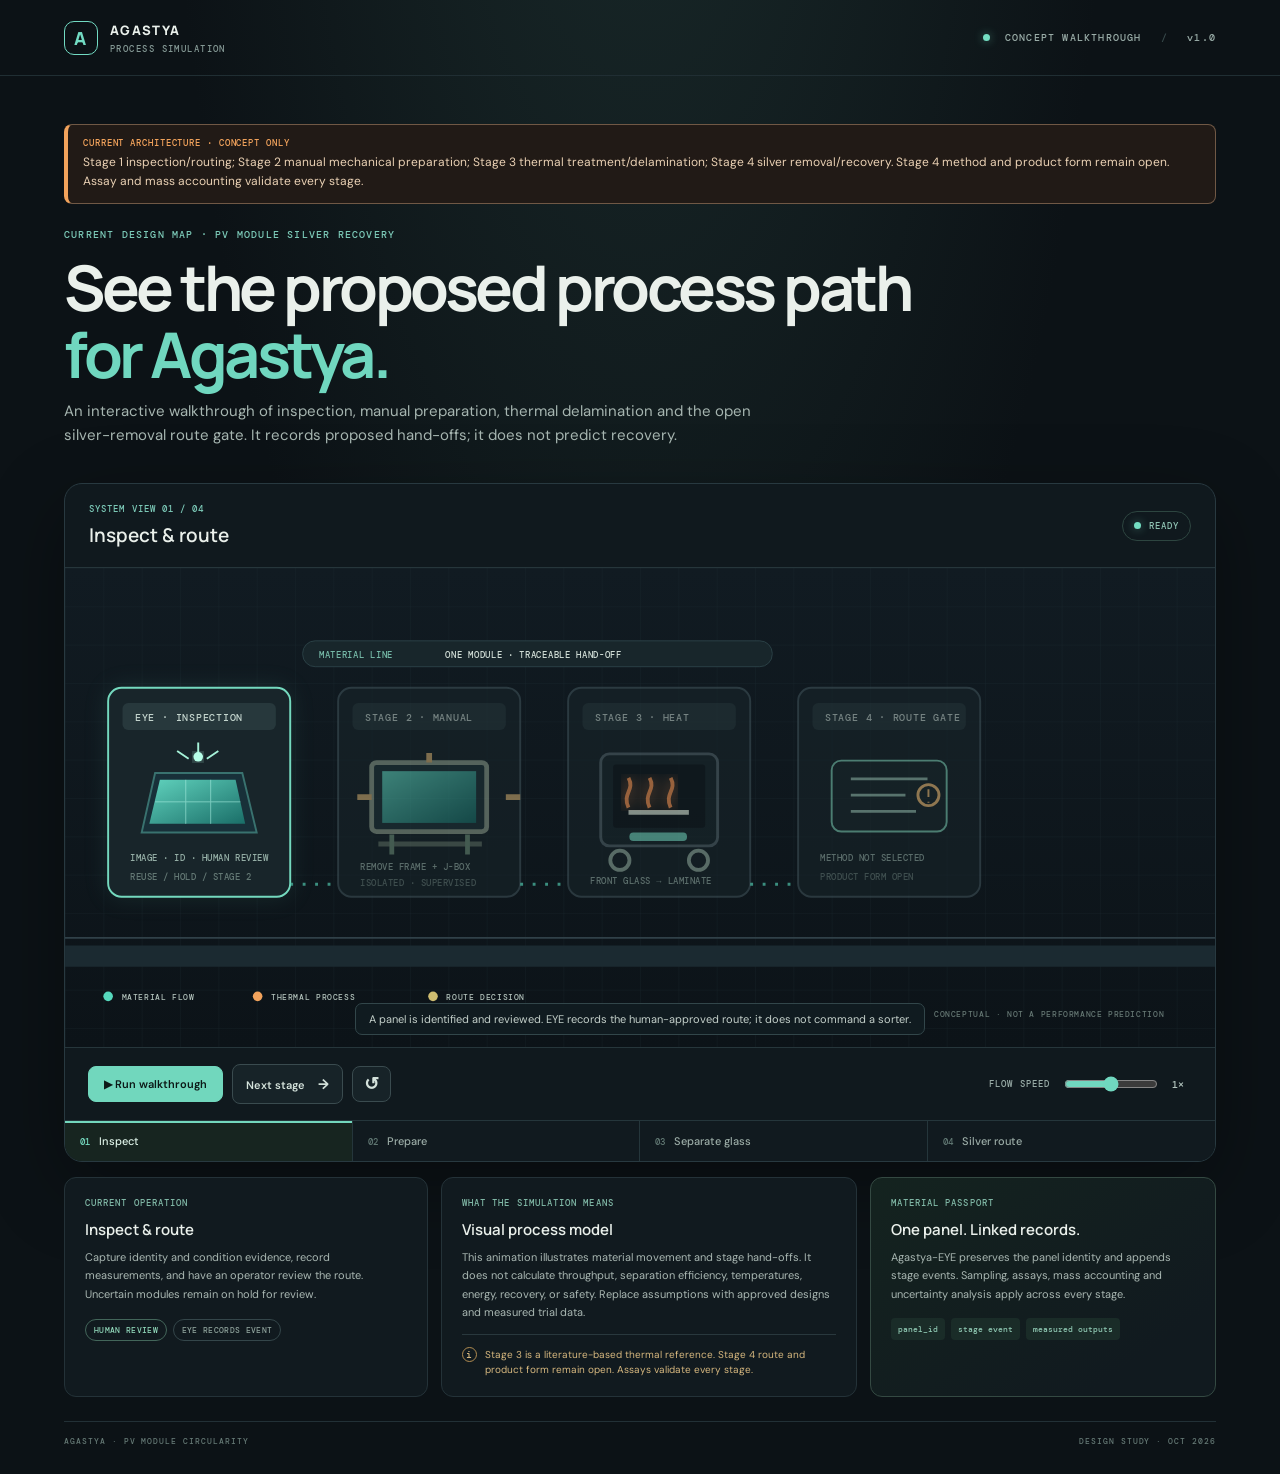
<file: Agastya Simulation/index.html>
<!doctype html>
<html lang="en">
<head>
  <meta charset="utf-8">
  <meta name="viewport" content="width=device-width, initial-scale=1">
  <meta name="description" content="Conceptual animated walkthrough of the Agastya photovoltaic module inspection and recycling workflow.">
  <title>Agastya | Process Simulation</title>
  <link rel="stylesheet" href="styles.css">
</head>
<body>
  <header class="topbar">
    <a class="brand" href="#top" aria-label="Agastya simulation home"><span class="brand-mark">A</span><span>AGASTYA <small>PROCESS SIMULATION</small></span></a>
    <div class="top-meta"><span class="live-dot"></span> CONCEPT WALKTHROUGH <span class="divider">/</span> v1.0</div>
  </header>
  <main id="top">
    <aside class="legacy-banner" role="note"><strong>CURRENT ARCHITECTURE · CONCEPT ONLY</strong>Stage 1 inspection/routing; Stage 2 manual mechanical preparation; Stage 3 thermal treatment/delamination; Stage 4 silver removal/recovery. Stage 4 method and product form remain open. Assay and mass accounting validate every stage.</aside>
    <section class="intro">
      <div class="eyebrow">CURRENT DESIGN MAP · PV MODULE SILVER RECOVERY</div>
      <h1>See the proposed process path<br><em>for Agastya.</em></h1>
      <p class="lede">An interactive walkthrough of inspection, manual preparation, thermal delamination and the open silver-removal route gate. It records proposed hand-offs; it does not predict recovery.</p>
    </section>
    <section class="sim-shell" aria-label="Agastya system simulation">
      <div class="sim-head">
        <div><div class="eyebrow">SYSTEM VIEW <span id="stage-number">01 / 04</span></div><h2 id="stage-title">Inspect &amp; route</h2></div>
        <div class="status"><span class="status-dot" id="status-dot"></span><span id="run-status">READY</span></div>
      </div>
      <div class="viewport">
        <svg id="scene" viewBox="0 0 1200 500" role="img" aria-label="Animated conceptual PV recycling line">
          <defs>
            <linearGradient id="floor" x2="0" y2="1"><stop stop-color="#111b22"/><stop offset="1" stop-color="#0c1318"/></linearGradient>
            <linearGradient id="panel" x2="1" y2="1"><stop stop-color="#60d2bd"/><stop offset="1" stop-color="#1a6e68"/></linearGradient>
            <linearGradient id="heat" x2="0" y2="1"><stop stop-color="#ffbd72" stop-opacity=".75"/><stop offset="1" stop-color="#e26940" stop-opacity=".08"/></linearGradient>
            <filter id="glow"><feGaussianBlur stdDeviation="7" result="blur"/><feMerge><feMergeNode in="blur"/><feMergeNode in="SourceGraphic"/></feMerge></filter>
            <pattern id="grid" width="40" height="40" patternUnits="userSpaceOnUse"><path d="M40 0H0V40" fill="none" stroke="#25333a" stroke-width="1" opacity=".35"/></pattern>
          </defs>
          <rect width="1200" height="500" fill="url(#floor)"/><rect width="1200" height="500" fill="url(#grid)"/>
          <path d="M0 386H1200" stroke="#304148" stroke-width="2"/><path d="M0 405H1200" stroke="#1b2a31" stroke-width="22"/>
          <g class="station" data-stage="0" transform="translate(45 125)">
            <rect class="machine" width="190" height="218" rx="14"/><rect class="machine-top" x="15" y="16" width="160" height="28" rx="6"/><text x="28" y="35" class="machine-label">EYE · INSPECTION</text>
            <path d="M49 89h91l15 62H35z" fill="#183039" stroke="#39726f" stroke-width="2"/><path d="M54 96h79l10 46H43z" fill="url(#panel)"/><path d="M81 96v46M107 96v46M49 119h89" stroke="#a8eee0" opacity=".6"/>
            <path d="M94 57v19m-22-10 12 8m31-8-12 8" stroke="#a5f2d8" stroke-width="2"/><circle cx="94" cy="72" r="5" fill="#b6ffe8" filter="url(#glow)"/>
            <text x="23" y="181" class="machine-sub">IMAGE · ID · HUMAN REVIEW</text><text x="23" y="201" class="machine-sub dim">REUSE / HOLD / STAGE 2</text>
          </g>
          <g class="station" data-stage="1" transform="translate(285 125)">
            <rect class="machine" width="190" height="218" rx="14"/><rect class="machine-top" x="15" y="16" width="160" height="28" rx="6"/><text x="28" y="35" class="machine-label">STAGE 2 · MANUAL</text>
            <rect x="35" y="78" width="120" height="72" rx="5" fill="#20353a" stroke="#8b9d8b" stroke-width="5"/><rect x="46" y="87" width="98" height="54" fill="url(#panel)"/><path d="M35 114h-15m155 0h15M95 68v10" stroke="#d1ae72" stroke-width="6"/>
            <path d="M42 163h108" stroke="#5c6e63" stroke-width="5"/><path d="M56 153v21m79-21v21" stroke="#6b8e78" stroke-width="5"/>
            <text x="23" y="190" class="machine-sub">REMOVE FRAME + J-BOX</text><text x="23" y="207" class="machine-sub dim">ISOLATED · SUPERVISED</text>
          </g>
          <g class="station" data-stage="2" transform="translate(525 125)">
            <rect class="machine" width="190" height="218" rx="14"/><rect class="machine-top" x="15" y="16" width="160" height="28" rx="6"/><text x="28" y="35" class="machine-label">STAGE 3 · HEAT</text>
            <rect x="34" y="69" width="122" height="96" rx="9" fill="#1a292d" stroke="#52646a" stroke-width="3"/><rect x="47" y="80" width="96" height="66" rx="3" fill="#10191d"/>
            <path d="M63 130h63" stroke="#dbe8d8" stroke-width="5"/><path d="M63 125c-7-15 7-18 0-31m22 31c-7-15 7-18 0-31m22 31c-7-15 7-18 0-31" fill="none" stroke="#ff9a55" stroke-width="4" filter="url(#glow)"/>
            <rect x="64" y="151" width="60" height="9" rx="4" fill="#71d3bc"/><circle cx="54" cy="180" r="10" class="roller"/><circle cx="136" cy="180" r="10" class="roller"/>
            <text x="23" y="205" class="machine-sub">FRONT GLASS → LAMINATE</text>
          </g>
          <g class="station" data-stage="3" transform="translate(765 125)">
            <rect class="machine" width="190" height="218" rx="14"/><rect class="machine-top" x="15" y="16" width="160" height="28" rx="6"/><text x="28" y="35" class="machine-label">STAGE 4 · ROUTE GATE</text>
            <rect x="35" y="76" width="120" height="74" rx="10" fill="#1b2a2d" stroke="#79c9b0" stroke-width="2"/>
            <path d="M55 95h80M55 112h57M55 129h68" stroke="#90b9aa" stroke-width="3"/>
            <circle cx="136" cy="112" r="11" fill="none" stroke="#f0bf78" stroke-width="3"/><path d="M136 106v8m0 5v1" stroke="#f0bf78" stroke-width="2"/>
            <text x="23" y="181" class="machine-sub">METHOD NOT SELECTED</text><text x="23" y="201" class="machine-sub dim">PRODUCT FORM OPEN</text>
          </g>
          <path d="M235 330H285M475 330H525M715 330H765" class="flow-line"/>
          <g id="material" transform="translate(0 0)"><rect x="0" y="0" width="30" height="10" rx="4" fill="url(#panel)"/><circle cx="-4" cy="5" r="3" fill="#dbd4ba"/><circle cx="34" cy="5" r="3" fill="#dbd4ba"/></g>
          <g transform="translate(248 76)"><rect width="490" height="27" rx="13" fill="#18262b" stroke="#2b4147"/><text x="17" y="18" class="overlay-label">MATERIAL LINE</text><text x="149" y="18" class="overlay-copy" id="material-state">TRACEABLE FEED · ROUTE OPEN</text></g>
          <g transform="translate(39 442)"><circle cx="6" cy="5" r="5" fill="#56d9bd"/><text x="20" y="9" class="legend">MATERIAL FLOW</text><circle cx="162" cy="5" r="5" fill="#f2a35c"/><text x="176" y="9" class="legend">THERMAL PROCESS</text><circle cx="345" cy="5" r="5" fill="#cfbd70"/><text x="359" y="9" class="legend">ROUTE DECISION</text></g>
          <text x="1147" y="469" text-anchor="end" class="watermark">CONCEPTUAL · NOT A PERFORMANCE PREDICTION</text>
        </svg>
        <div class="scene-caption" id="scene-caption">A panel is photographed, identified and reviewed. EYE records the human-approved route; it does not command a sorter.</div>
      </div>
      <div class="controls">
        <div class="transport"><button id="play" class="primary" aria-label="Play simulation">▶ <span>Run walkthrough</span></button><button id="step" class="secondary">Next stage <b>→</b></button><button id="reset" class="icon-button" aria-label="Reset simulation" title="Reset">↺</button></div>
        <div class="speed-control"><label for="speed">FLOW SPEED</label><input id="speed" type="range" min="1" max="5" value="3"><span id="speed-label">1×</span></div>
      </div>
      <div class="stage-tabs" role="tablist" aria-label="Select process stage">
        <button class="stage-tab active" data-index="0"><span>01</span>Inspect</button><button class="stage-tab" data-index="1"><span>02</span>Prepare</button><button class="stage-tab" data-index="2"><span>03</span>Separate glass</button><button class="stage-tab" data-index="3"><span>04</span>Silver route</button>
      </div>
    </section>
    <section class="details-grid">
      <article class="detail-card"><div class="card-kicker">CURRENT OPERATION</div><h3 id="operation-title">Inspect &amp; route</h3><p id="operation-copy">Capture identity and condition evidence, record measurements, and have an operator review the route. Uncertain modules remain on hold for review.</p><div class="tag-row"><span class="tag" id="operation-tag">HUMAN REVIEW</span><span class="tag subtle" id="eye-tag">EYE RECORDS EVENT</span></div></article>
      <article class="detail-card"><div class="card-kicker">WHAT THE SIMULATION MEANS</div><h3>Visual process model</h3><p>This animation illustrates material movement and stage hand-offs. It does not calculate throughput, separation efficiency, temperatures, energy, recovery, or safety. Replace assumptions with approved designs and measured trial data.</p><div class="note-line"><span class="info-mark">i</span><span>Stage 3 is a literature-based thermal reference. Stage 4 route and product form remain open. Assays validate every stage.</span></div></article>
      <article class="detail-card accent-card"><div class="card-kicker">MATERIAL PASSPORT</div><h3>One panel. Linked records.</h3><p>Agastya-EYE preserves the panel identity and appends stage events. Sampling, assays, mass accounting and uncertainty analysis apply across every stage.</p><div class="record-pills"><span>panel_id</span><span>stage event</span><span>measured outputs</span></div></article>
    </section>
    <footer><span>AGASTYA · PV MODULE CIRCULARITY</span><span>DESIGN STUDY · OCT 2026</span></footer>
  </main>
  <script src="simulation.js"></script>
</body>
</html>
</file>
<file: Agastya Simulation/styles.css>
@import url('https://fonts.googleapis.com/css2?family=DM+Mono:wght@400;500&family=DM+Sans:wght@400;500;600;700&family=Manrope:wght@400;500;600;700;800&display=swap');
:root{color-scheme:dark;--bg:#0c1216;--panel:#111b20;--line:#26353b;--text:#eaf0eb;--muted:#a2b1ad;--green:#70d7bf;--orange:#f2a35c}*{box-sizing:border-box}body{margin:0;background:radial-gradient(ellipse at 50% -30%,#1a2b2b 0,transparent 53%),var(--bg);color:var(--text);font-family:'DM Sans',sans-serif}.topbar{height:76px;border-bottom:1px solid #202e33;display:flex;align-items:center;justify-content:space-between;padding:0 clamp(20px,5vw,84px)}.brand{display:flex;align-items:center;gap:12px;text-decoration:none;color:var(--text);font:800 13px Manrope,sans-serif;letter-spacing:.1em}.brand small{display:block;color:#849894;font:500 9px 'DM Mono',monospace;letter-spacing:.16em;margin-top:4px}.brand-mark{display:grid;place-items:center;width:34px;height:34px;border:1px solid #72dbc3;border-radius:10px;color:#72dbc3;font:800 18px Manrope}.top-meta,.eyebrow,.card-kicker,.speed-control label,footer,.status{font:500 10px 'DM Mono',monospace;letter-spacing:.12em;color:#9aada8}.live-dot,.status-dot{display:inline-block;width:7px;height:7px;border-radius:50%;background:#74dec2;margin-right:8px;box-shadow:0 0 10px #74dec277}.divider{margin:0 12px;color:#394b4c}main{max-width:1320px;margin:auto;padding:48px clamp(20px,5vw,70px) 28px}.intro{margin-bottom:35px}.eyebrow{color:#7ccab8}.intro h1{font:700 clamp(36px,5.2vw,63px)/1.05 Manrope,sans-serif;letter-spacing:-.055em;margin:13px 0 12px}.intro h1 em{font-style:normal;color:var(--green)}.lede{color:#a6b5b0;font-size:15px;line-height:1.65;max-width:700px;margin:0}.sim-shell{border:1px solid #283940;border-radius:18px;background:#10191e;overflow:hidden;box-shadow:0 24px 80px #0005}.sim-head{display:flex;align-items:center;justify-content:space-between;padding:19px 24px;border-bottom:1px solid #26363b}.sim-head .eyebrow{font-size:9px}.sim-head h2{font:600 19px Manrope;margin:7px 0 0}.sim-head h2 #stage-number{color:#83ac9e}.status{border:1px solid #2d4540;padding:8px 11px;border-radius:20px;color:#90c4b4;font-size:9px}.status.running .status-dot{background:#f2a35c;box-shadow:0 0 10px #f2a35c}.viewport{position:relative;background:#0d1519}.viewport svg{display:block;width:100%;height:auto;min-height:250px}.machine{fill:#18252a;stroke:#40535a;stroke-width:2}.machine-top{fill:#27383c}.machine-label{font:500 10px 'DM Mono',monospace;letter-spacing:.08em;fill:#c3d4cd}.machine-sub{font:500 9px 'DM Mono',monospace;letter-spacing:.06em;fill:#95afa6}.machine-sub.dim{fill:#647975}.roller{fill:#182429;stroke:#91ac9e;stroke-width:4}.flow-line{fill:none;stroke:#53cdb2;stroke-width:3;stroke-dasharray:3 10;opacity:.66}.overlay-label,.overlay-copy,.legend,.watermark{font:500 9px 'DM Mono',monospace;letter-spacing:.08em;fill:#76baa8}.overlay-copy{fill:#d0ddd6;font-size:9px}.legend{fill:#b3c3bc;font-size:8px}.watermark{fill:#657773;font-size:8px}.station{opacity:.57;transition:opacity .25s,filter .25s}.station.active{opacity:1;filter:drop-shadow(0 0 12px #67d1b51a)}.station.active .machine{stroke:#74d9be}.station.complete{opacity:.88}.scene-caption{position:absolute;bottom:12px;left:50%;transform:translateX(-50%);width:max-content;max-width:90%;padding:8px 13px;border:1px solid #32464a;border-radius:7px;background:#111c20eF;color:#c4d0ca;font-size:11px;text-align:center}.controls{display:flex;align-items:center;justify-content:space-between;padding:16px 23px;border-top:1px solid #26363b}.transport{display:flex;gap:9px;align-items:center}.controls button{border:1px solid #3a4b4f;border-radius:8px;background:#172328;color:#d4e2db;padding:10px 13px;font:600 11px 'DM Sans';cursor:pointer;transition:.2s}.controls button:hover{border-color:#74d9be;color:#8de4cb}.controls button.primary{background:#71d7bd;border-color:#71d7bd;color:#0c1917;padding:10px 15px}.controls button.primary:hover{background:#9cebd6}.controls button b{font-size:14px;margin-left:10px}.controls button.icon-button{font-size:18px;padding:5px 11px}.speed-control{display:flex;align-items:center;gap:12px}.speed-control label{font-size:9px}.speed-control input{accent-color:#70d7bf;width:94px}.speed-control span{font:500 10px 'DM Mono';color:#b9cbc4;width:20px}.stage-tabs{display:grid;grid-template-columns:repeat(4,1fr);border-top:1px solid #25363b}.stage-tab{background:#111a1f;border:0;border-right:1px solid #25363b;color:#9baca6;text-align:left;padding:13px 15px;font:500 11px 'DM Sans';cursor:pointer}.stage-tab:last-child{border-right:0}.stage-tab span{font:500 9px 'DM Mono';color:#617873;margin-right:9px}.stage-tab.active{background:#172520;color:#dff4e9;box-shadow:inset 0 2px #73d8bd}.stage-tab.active span{color:#75d9bf}.details-grid{display:grid;grid-template-columns:1.05fr 1.2fr 1fr;gap:13px;margin-top:15px}.detail-card{background:#111a1f;border:1px solid #243238;border-radius:12px;padding:19px 20px;min-height:190px}.card-kicker{font-size:9px;color:#80b8a6}.detail-card h3{font:600 15px Manrope;margin:10px 0 8px}.detail-card p{font-size:11px;line-height:1.65;color:#a9b7b2;margin:0}.tag-row{display:flex;gap:6px;margin-top:16px}.tag{border:1px solid #43665a;border-radius:20px;padding:5px 8px;color:#91d8ba;font:500 8px 'DM Mono';letter-spacing:.04em}.tag.subtle{border-color:#34464a;color:#8ea29b}.note-line{display:flex;align-items:flex-start;gap:8px;border-top:1px solid #29383d;padding-top:12px;margin-top:13px;color:#d7b87f;font-size:10px;line-height:1.5}.info-mark{flex:0 0 15px;width:15px;height:15px;border:1px solid #b08b50;border-radius:50%;text-align:center;font:500 10px/14px 'DM Mono'}.accent-card{background:linear-gradient(145deg,#14231f,#111a1f 80%);border-color:#344942}.record-pills{display:flex;flex-wrap:wrap;gap:6px;margin-top:15px}.record-pills span{font:500 8px 'DM Mono';color:#91cbb5;background:#1a2c28;border-radius:4px;padding:6px 7px}footer{display:flex;justify-content:space-between;border-top:1px solid #223036;margin-top:24px;padding-top:14px;font-size:8px;color:#657975}#material{opacity:0}#material.visible{opacity:1}.pulse{animation:pulse 1s ease-in-out infinite alternate}@keyframes pulse{to{filter:drop-shadow(0 0 7px #73d8bd)}}
@media(max-width:780px){main{padding-top:32px}.top-meta{font-size:8px}.viewport svg{min-width:760px}.viewport{overflow-x:auto}.scene-caption{position:sticky;left:auto;transform:none;width:auto;margin:8px 12px;max-width:none}.details-grid{grid-template-columns:1fr}.detail-card{min-height:0}.stage-tab{padding:11px 6px;font-size:9px;text-align:center}.stage-tab span{display:block;margin:0 0 4px}.controls{padding:13px;gap:12px;flex-wrap:wrap}.speed-control{margin-left:auto}.intro h1{font-size:43px}}
.legacy-banner{margin:0 0 24px;padding:12px 15px;border:1px solid #705845;border-left:4px solid #f2a35c;border-radius:8px;background:#211a16;color:#ead1b4;font-size:12px;line-height:1.6}.legacy-banner strong{display:block;margin-bottom:4px;color:#f2a35c;font:500 9px 'DM Mono',monospace;letter-spacing:.1em}
</file>
